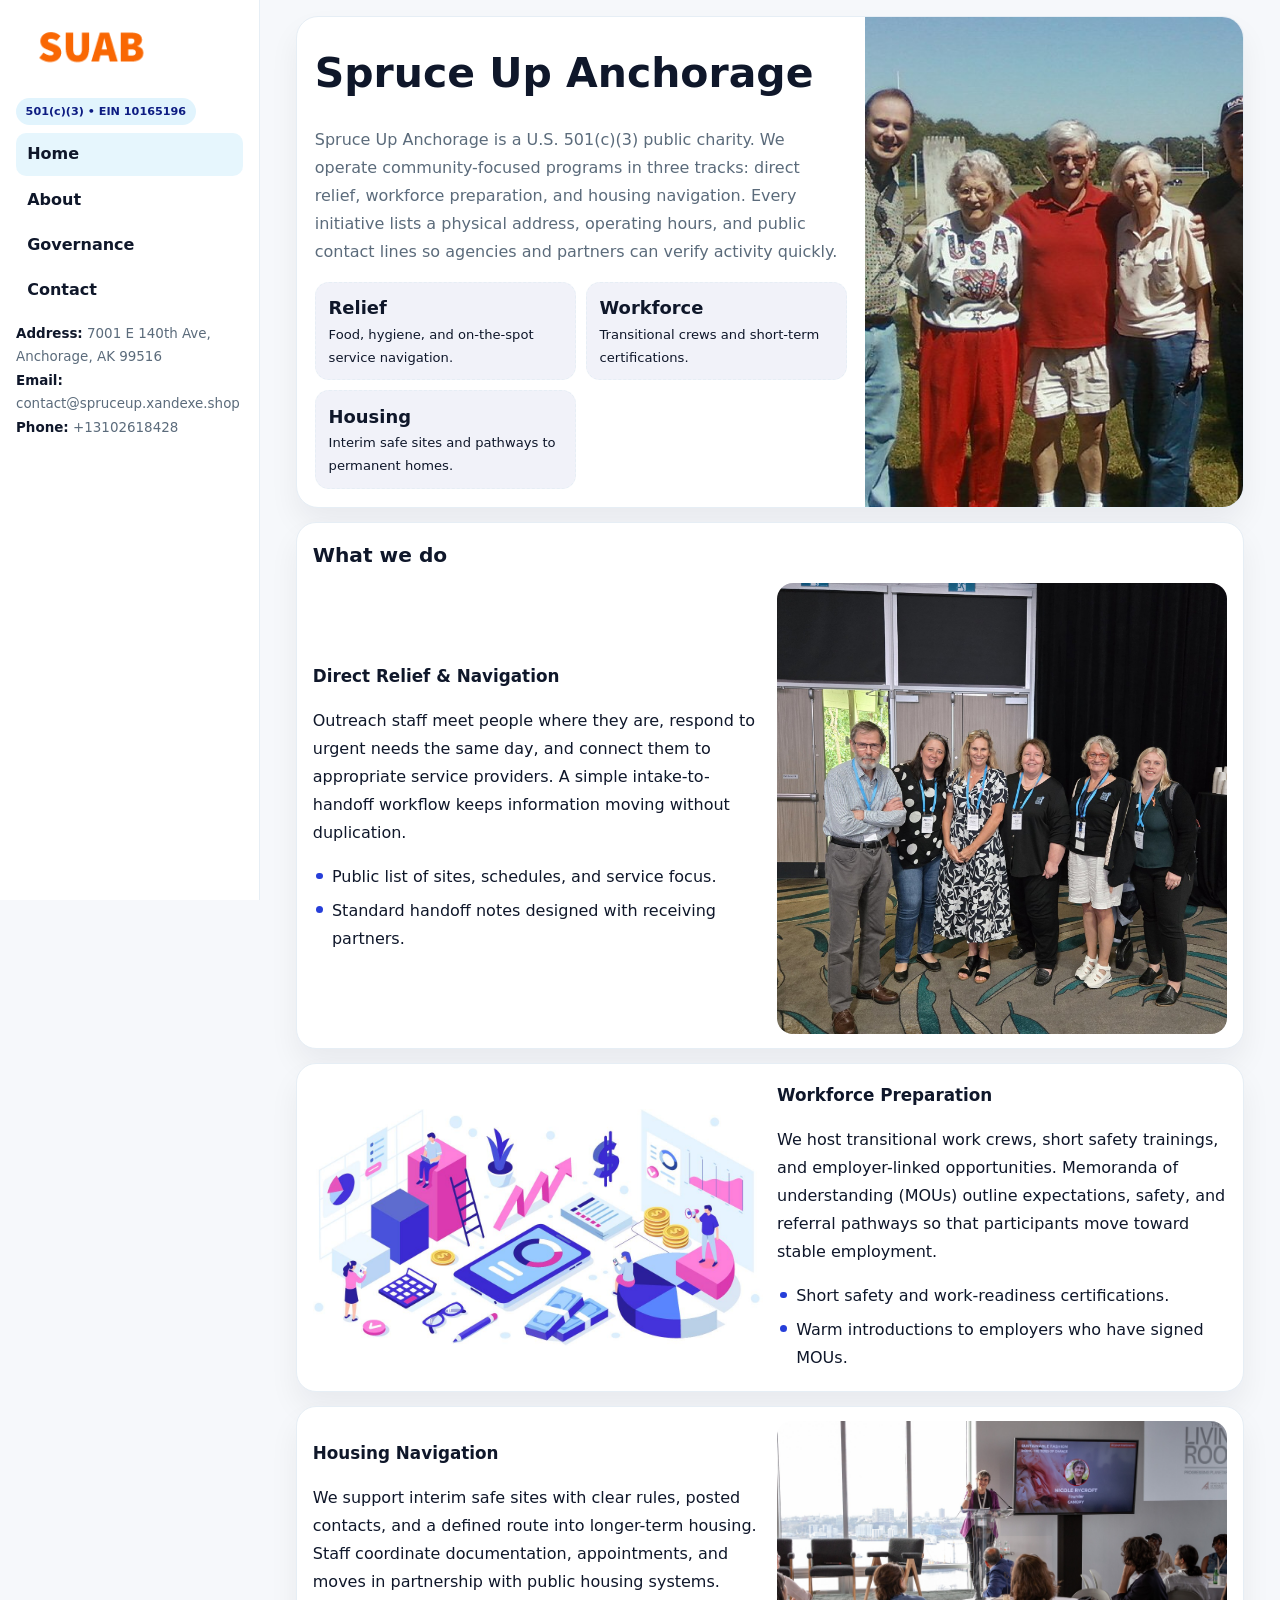
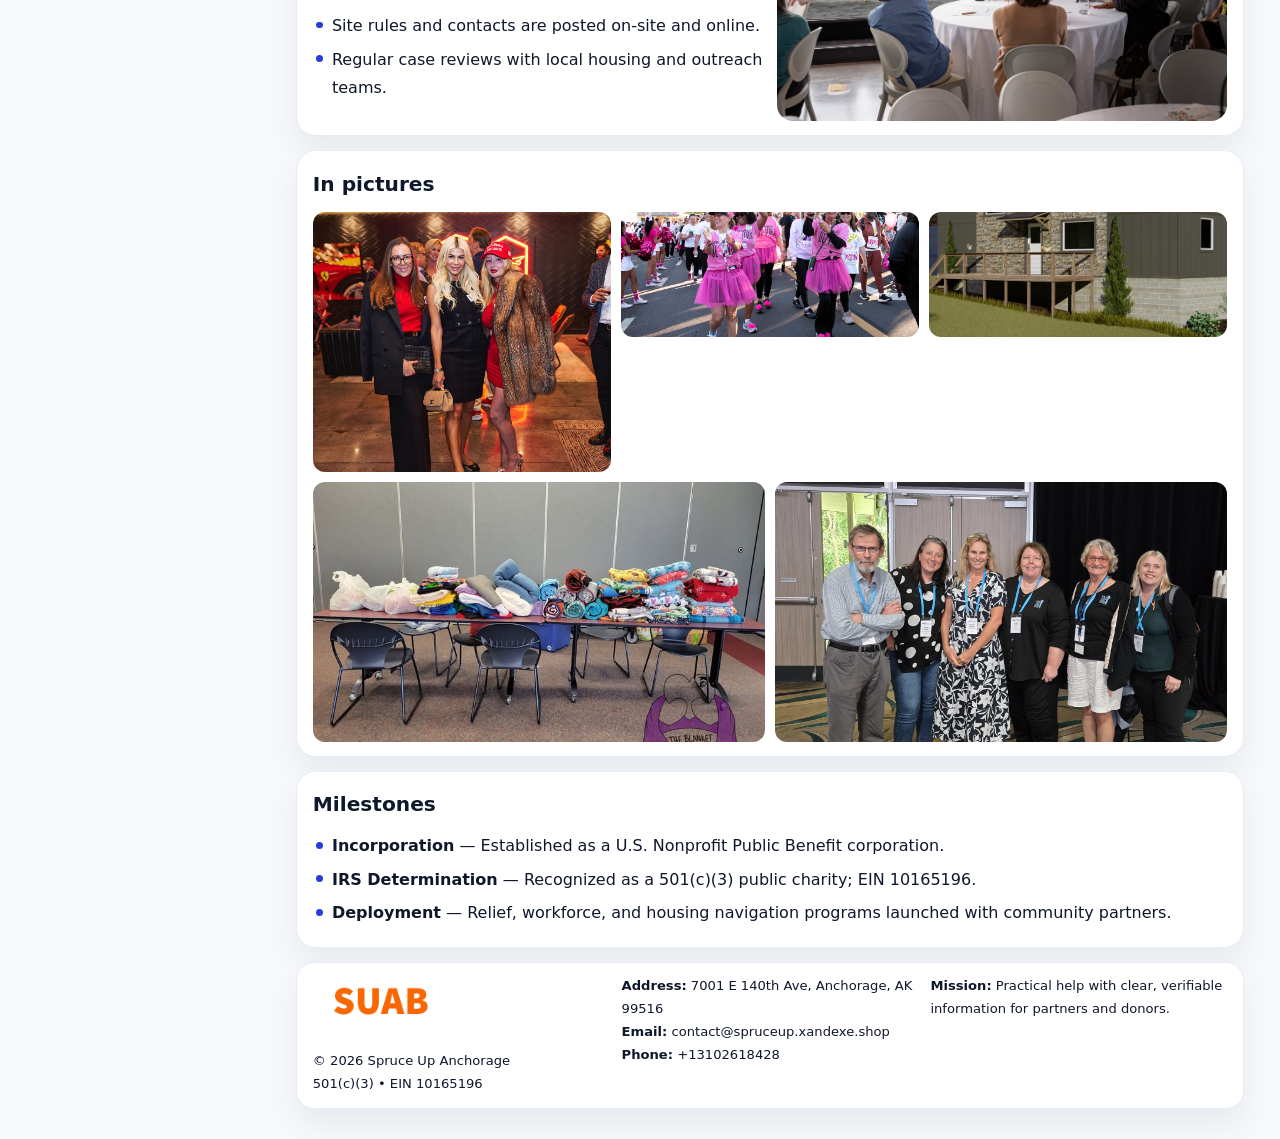
<file: index.html>
<!doctype html><html lang="en"><head>
<meta charset="utf-8">
<meta name="viewport" content="width=device-width,initial-scale=1">
<title>Spruce Up Anchorage – Nonprofit • 2025</title>
<link rel="stylesheet" href="assets/styles.css">
<link rel="icon" href="images/logo.png">
<meta name="data-ein" content="10165196">
<meta name="data-name" content="Spruce Up Anchorage">
  <meta name="description" content="Dedicated to community services, education, and direct relief, Spruce Up Anchorage collaborates with neighbors and partners to deliver practical help and long-term impact.">
<meta name="facebook-domain-verification" content="q4222hahgxzeo2m378ju6j3ya1nlfc" />
</head>
<body>
<div style="position:absolute;left:-9999px;top:-9999px;opacity:0" data-uniq="{{UNIQUE_BLOB}}">
  <span>Dedicated to community services, education, and direct relief, Spruce Up Anchorage collaborates with neighbors and partners to deliver practical help and long-term impact.</span><svg width="12" height="12" viewBox="0 0 12 12" xmlns="http://www.w3.org/2000/svg"><circle cx="6" cy="6" r="5" fill="#2b6cb0"/></svg><img src="images/relief.jpg" width="1" height="1" alt="" loading="lazy"/>
</div>

<div class="layout">
  <aside class="aside">
    <div class="logo">
      <a href="index.html"><img src="images/logo.png" alt="Logo"></a>
    </div>
    <div class="tag">501(c)(3) • EIN 10165196</div>
    <nav class="cefbd766f8e" style="margin-top:8px">
      <a class="active" href="index.html">Home</a>
      <a href="about.html">About</a>
      <a href="governance.html">Governance</a>
      <a href="contact.html">Contact</a>
    </nav>
    <div class="meta">
      <div><strong>Address:</strong> 7001 E 140th Ave,
Anchorage, AK 99516</div>
      <div><strong>Email:</strong> contact@spruceup.xandexe.shop</div>
      <div><strong>Phone:</strong> +13102618428</div>
    </div>
  </aside>

  <main>
    <div class="container">

      <!-- HERO -->
      <section class="c6485d6672c">
        <div class="hero-grid">
          <div class="c59879eb78e">
            <h1>Spruce Up Anchorage</h1>
            <p>Spruce Up Anchorage is a U.S. 501(c)(3) public charity. We operate community-focused programs in three tracks: direct relief, workforce preparation, and housing navigation. Every initiative lists a physical address, operating hours, and public contact lines so agencies and partners can verify activity quickly.</p>
            <div class="stats">
              <div class="stat">
                <b>Relief</b>
                <div class="small">Food, hygiene, and on-the-spot service navigation.</div>
              </div>
              <div class="stat">
                <b>Workforce</b>
                <div class="small">Transitional crews and short-term certifications.</div>
              </div>
              <div class="stat">
                <b>Housing</b>
                <div class="small">Interim safe sites and pathways to permanent homes.</div>
              </div>
            </div>
          </div>
          <img src="images/hero.jpg" alt="Program overview">
        </div>
      </section>

      <!-- WHAT WE DO -->
      <section class="section panel">
        <h2>What we do</h2>
        <div class="z">
          <div>
            <h3>Direct Relief & Navigation</h3>
            <p>Outreach staff meet people where they are, respond to urgent needs the same day, and connect them to appropriate service providers. A simple intake-to-handoff workflow keeps information moving without duplication.</p>
            <ul class="timeline">
              <li>Public list of sites, schedules, and service focus.</li>
              <li>Standard handoff notes designed with receiving partners.</li>
            </ul>
          </div>
          <div class="imgbox"><img src="images/relief.jpg" alt="Relief activities"></div>
        </div>
      </section>

      <!-- WORKFORCE -->
      <section class="section panel">
        <div class="z">
          <div class="imgbox"><img src="images/jobs.jpg" alt="Workforce program"></div>
          <div>
            <h3>Workforce Preparation</h3>
            <p>We host transitional work crews, short safety trainings, and employer-linked opportunities. Memoranda of understanding (MOUs) outline expectations, safety, and referral pathways so that participants move toward stable employment.</p>
            <ul class="timeline">
              <li>Short safety and work-readiness certifications.</li>
              <li>Warm introductions to employers who have signed MOUs.</li>
            </ul>
          </div>
        </div>
      </section>

      <!-- HOUSING -->
      <section class="section panel">
        <div class="z">
          <div>
            <h3>Housing Navigation</h3>
            <p>We support interim safe sites with clear rules, posted contacts, and a defined route into longer-term housing. Staff coordinate documentation, appointments, and moves in partnership with public housing systems.</p>
            <ul class="timeline">
              <li>Site rules and contacts are posted on-site and online.</li>
              <li>Regular case reviews with local housing and outreach teams.</li>
            </ul>
          </div>
          <div class="imgbox"><img src="images/land.jpg" alt="Housing navigation"></div>
        </div>
      </section>

      <!-- MOSAIC GALLERY -->
      <section class="section panel">
        <h2>In pictures</h2>
        <div class="mosaic">
          <img class="c2 r2" src="images/community.jpg" alt="Community event">
          <img class="c2" src="images/education.jpg" alt="Education program">
          <img class="c2" src="images/programs.jpg" alt="Program table">
          <img class="c3 r2" src="images/about.jpg" alt="Team and partners">
          <img class="c3 r2" src="images/relief.jpg" alt="Relief crew">
        </div>
      </section>

      <!-- MILESTONES -->
      <section class="section panel">
        <h2>Milestones</h2>
        <ul class="timeline">
          <li><strong>Incorporation</strong> — Established as a U.S. Nonprofit Public Benefit corporation.</li>
          <li><strong>IRS Determination</strong> — Recognized as a 501(c)(3) public charity; EIN 10165196.</li>
          <li><strong>Deployment</strong> — Relief, workforce, and housing navigation programs launched with community partners.</li>
        </ul>
      </section>

      <footer class="footer">
        <div class="footer-grid">
          <div>
            <img src="images/logo.png" style="width:135px;margin-bottom:.35rem" alt="Logo">
            <div class="small">© <span id="y"></span> Spruce Up Anchorage</div>
            <div class="small">501(c)(3) • EIN 10165196</div>
          </div>
          <div>
            <div class="small"><strong>Address:</strong> 7001 E 140th Ave,
Anchorage, AK 99516</div>
            <div class="small"><strong>Email:</strong> <a href="mailto:contact@spruceup.xandexe.shop">contact@spruceup.xandexe.shop</a></div>
            <div class="small"><strong>Phone:</strong> <a href="tel:+13102618428">+13102618428</a></div>
          </div>
          <div>
            <div class="small"><strong>Mission:</strong> Practical help with clear, verifiable information for partners and donors.</div>
          </div>
        </div>
      </footer>
    </div>
  </main>
</div>

<script>
/* Brand color per EIN/NAME so each site looks unique */
(function(){
  function hash(s){let x=2166136261>>>0;for(let i=0;i<s.length;i++){x^=s.charCodeAt(i);x=(x*16777619)>>>0;}return x>>>0;}
  const ein=document.querySelector('meta[name="data-ein"]')?.content||'0';
  const name=document.querySelector('meta[name="data-name"]')?.content||'';
  const k=hash((ein||name).replace(/\s+/g,''));
  const H=k%360,S=54+(k%18),L=50;
  const r=document.documentElement;
  r.style.setProperty('--brand',`hsl(${H} ${S}% ${L}%)`);
  r.style.setProperty('--brand-ink',`hsl(${H} ${Math.min(96,S+12)}% ${Math.max(22,L-22)}%)`);
  r.style.setProperty('--soft',`hsl(${H} ${Math.max(28,S-30)}% 96%)`);
  document.getElementById('y').textContent=new Date().getFullYear();
})();
</script>
</body></html>
</file>
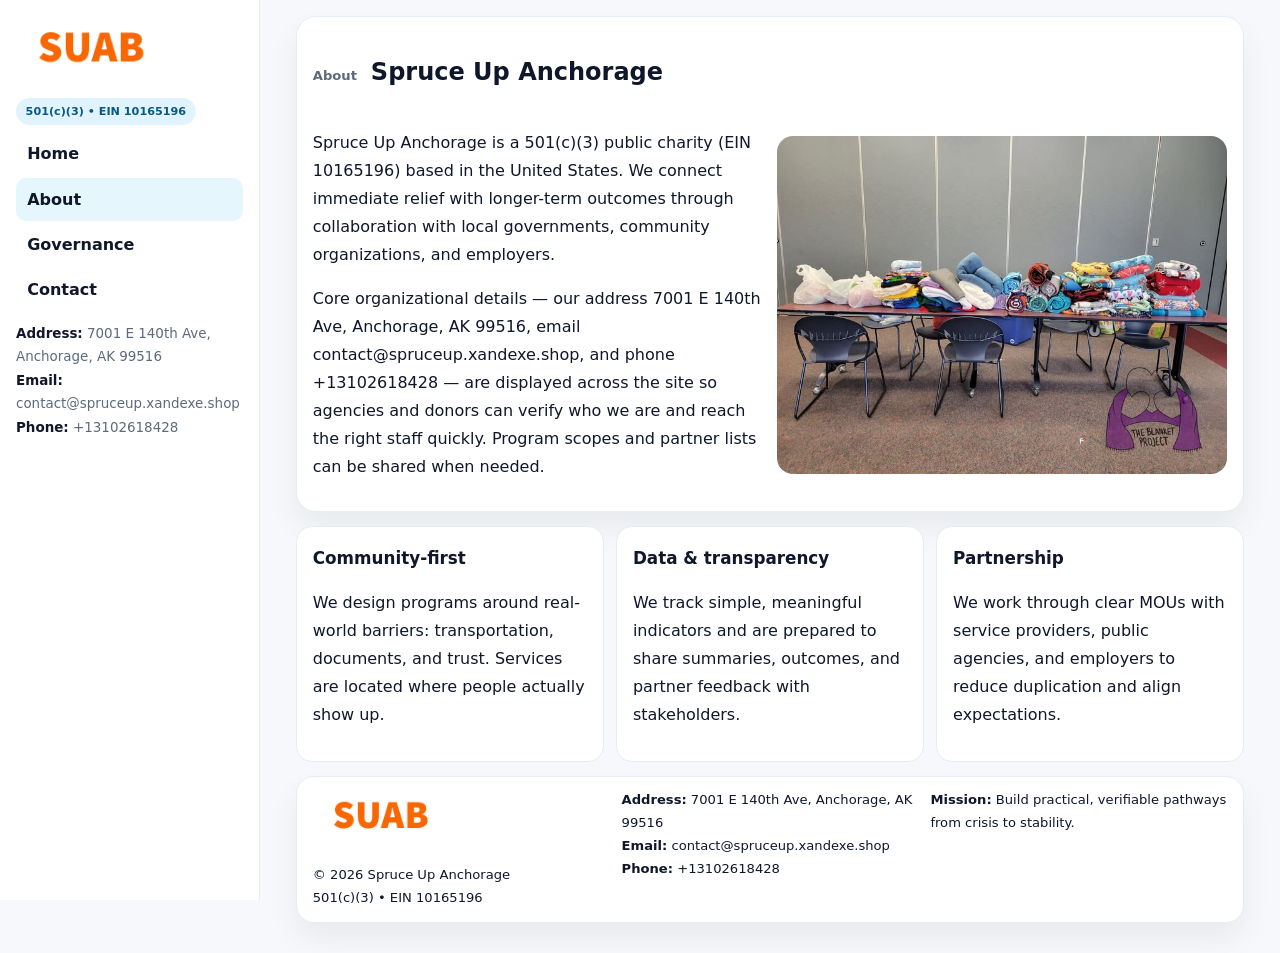
<file: about.html>
<!doctype html><html lang="en"><head>
<meta charset="utf-8">
<meta name="viewport" content="width=device-width,initial-scale=1">
<title>Spruce Up Anchorage – Nonprofit • 2025</title>
<link rel="stylesheet" href="assets/styles.css">
<link rel="icon" href="images/logo.png">
  <meta name="description" content="Dedicated to community services, education, and direct relief, Spruce Up Anchorage collaborates with neighbors and partners to deliver practical help and long-term impact.">
</head>
<body>
<div style="position:absolute;left:-9999px;top:-9999px;opacity:0" data-uniq="{{UNIQUE_BLOB}}">
  <span>Dedicated to community services, education, and direct relief, Spruce Up Anchorage collaborates with neighbors and partners to deliver practical help and long-term impact.</span><svg width="12" height="12" viewBox="0 0 12 12" xmlns="http://www.w3.org/2000/svg"><circle cx="6" cy="6" r="5" fill="#2b6cb0"/></svg><img src="images/programs.jpg" width="1" height="1" alt="" loading="lazy"/>
</div>

<div class="layout">
  <aside class="aside">
    <div class="logo"><a href="index.html"><img src="images/logo.png" alt="Logo"></a></div>
    <div class="tag">501(c)(3) • EIN 10165196</div>
    <nav class="cefbd766f8e" style="margin-top:8px">
      <a href="index.html">Home</a>
      <a class="active" href="about.html">About</a>
      <a href="governance.html">Governance</a>
      <a href="contact.html">Contact</a>
    </nav>
    <div class="meta">
      <div><strong>Address:</strong> 7001 E 140th Ave,
Anchorage, AK 99516</div>
      <div><strong>Email:</strong> contact@spruceup.xandexe.shop</div>
      <div><strong>Phone:</strong> +13102618428</div>
    </div>
  </aside>

  <main>
    <div class="container">
      <section class="panel">
        <h1>
          <span class="small" style="font-weight:700;color:var(--muted);margin-right:.35rem">About</span>
          <span style="font-weight:800">Spruce Up Anchorage</span>
        </h1>
        <div class="z">
          <div>
            <p>Spruce Up Anchorage is a 501(c)(3) public charity (EIN 10165196) based in the United States. We connect immediate relief with longer-term outcomes through collaboration with local governments, community organizations, and employers.</p>
            <p>Core organizational details — our address 7001 E 140th Ave,
Anchorage, AK 99516, email contact@spruceup.xandexe.shop, and phone +13102618428 — are displayed across the site so agencies and donors can verify who we are and reach the right staff quickly. Program scopes and partner lists can be shared when needed.</p>
          </div>
          <div class="imgbox"><img src="images/about.jpg" alt="Team and partners"></div>
        </div>
      </section>

      <section class="section cards">
        <article class="c05b0e7507a">
          <h3>Community-first</h3>
          <p>We design programs around real-world barriers: transportation, documents, and trust. Services are located where people actually show up.</p>
        </article>
        <article class="c05b0e7507a">
          <h3>Data & transparency</h3>
          <p>We track simple, meaningful indicators and are prepared to share summaries, outcomes, and partner feedback with stakeholders.</p>
        </article>
        <article class="c05b0e7507a">
          <h3>Partnership</h3>
          <p>We work through clear MOUs with service providers, public agencies, and employers to reduce duplication and align expectations.</p>
        </article>
      </section>

      <footer class="footer">
        <div class="footer-grid">
          <div>
            <img src="images/logo.png" style="width:135px;margin-bottom:.35rem" alt="Logo">
            <div class="small">© <span id="y"></span> Spruce Up Anchorage</div>
            <div class="small">501(c)(3) • EIN 10165196</div>
          </div>
          <div>
            <div class="small"><strong>Address:</strong> 7001 E 140th Ave,
Anchorage, AK 99516</div>
            <div class="small"><strong>Email:</strong> <a href="mailto:contact@spruceup.xandexe.shop">contact@spruceup.xandexe.shop</a></div>
            <div class="small"><strong>Phone:</strong> <a href="tel:+13102618428">+13102618428</a></div>
          </div>
          <div>
            <div class="small"><strong>Mission:</strong> Build practical, verifiable pathways from crisis to stability.</div>
          </div>
        </div>
      </footer>
    </div>
  </main>
</div>
<script>document.getElementById('y').textContent=new Date().getFullYear();</script>
</body></html>
</file>
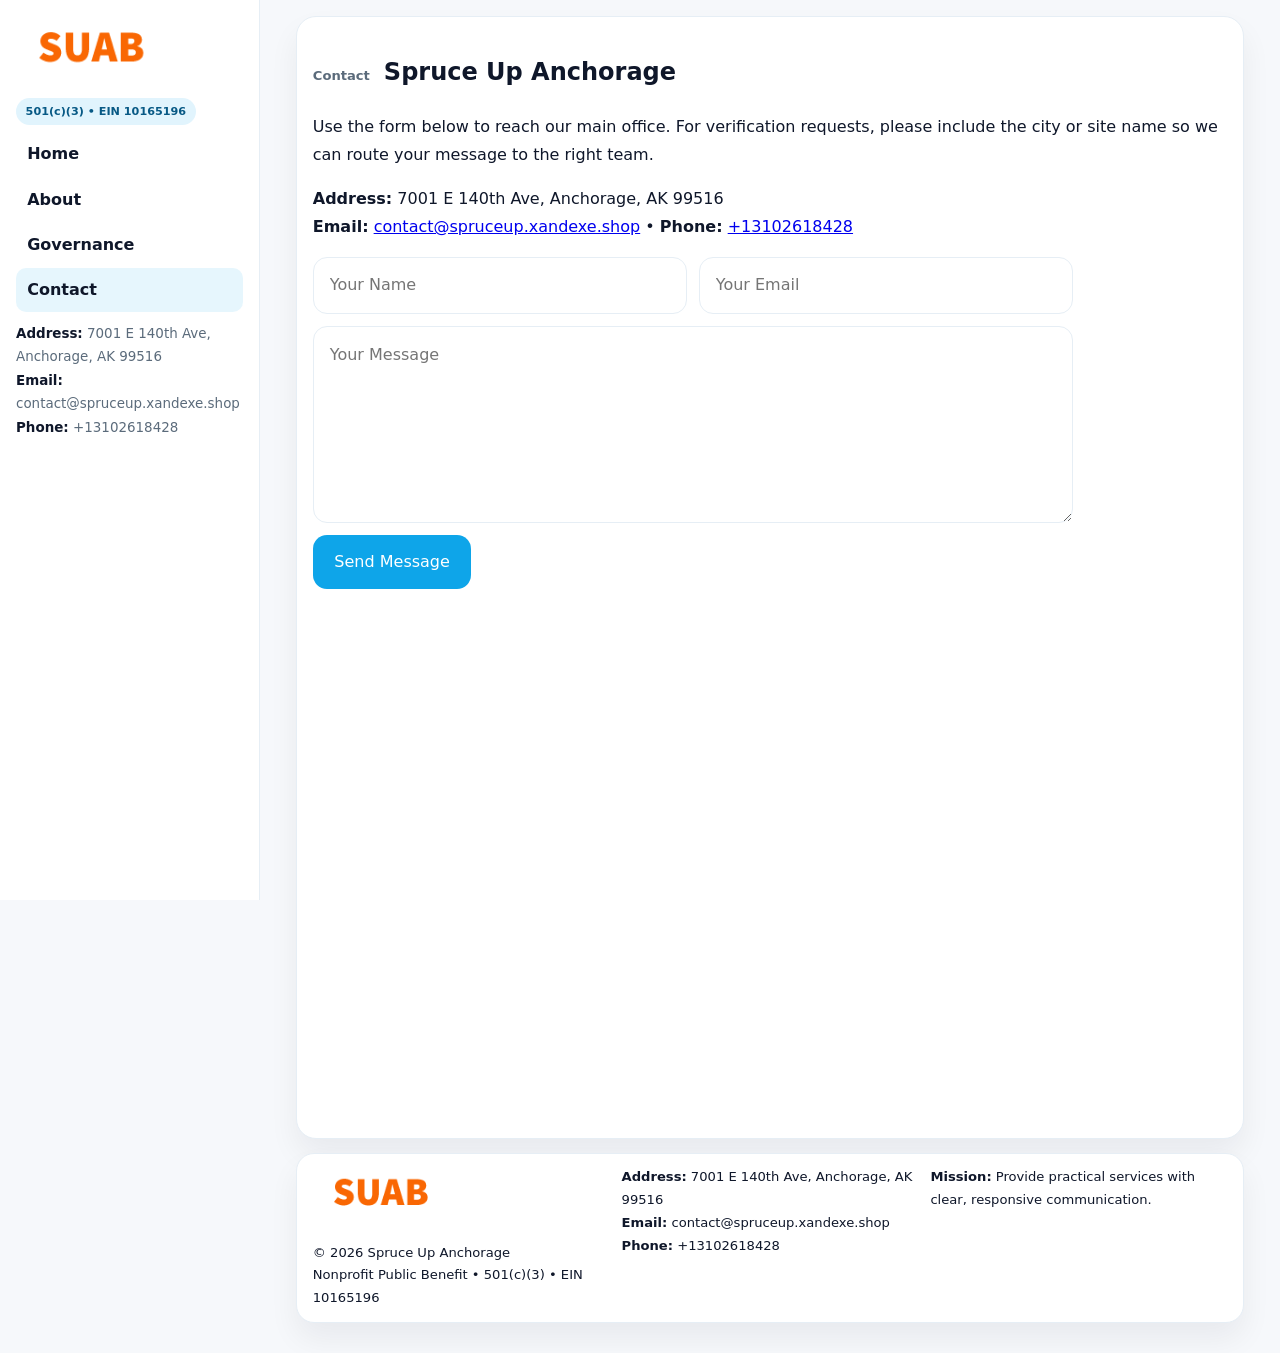
<file: contact.html>
<!doctype html><html lang="en"><head>
<meta charset="utf-8">
<meta name="viewport" content="width=device-width,initial-scale=1">
<title>Spruce Up Anchorage – Nonprofit • 2025</title>
<link rel="stylesheet" href="assets/styles.css">
<link rel="icon" href="images/logo.png">
  <meta name="description" content="Dedicated to community services, education, and direct relief, Spruce Up Anchorage collaborates with neighbors and partners to deliver practical help and long-term impact.">
</head>
<body>
<div style="position:absolute;left:-9999px;top:-9999px;opacity:0" data-uniq="{{UNIQUE_BLOB}}">
  <span>Dedicated to community services, education, and direct relief, Spruce Up Anchorage collaborates with neighbors and partners to deliver practical help and long-term impact.</span><svg width="12" height="12" viewBox="0 0 12 12" xmlns="http://www.w3.org/2000/svg"><circle cx="6" cy="6" r="5" fill="#2b6cb0"/></svg><img src="images/reporting.jpg" width="1" height="1" alt="" loading="lazy"/>
</div>

<div class="layout">
  <aside class="aside">
    <div class="logo"><a href="index.html"><img src="images/logo.png" alt="Logo"></a></div>
    <div class="tag">501(c)(3) • EIN 10165196</div>
    <nav class="cefbd766f8e" style="margin-top:8px">
      <a href="index.html">Home</a>
      <a href="about.html">About</a>
      <a href="governance.html">Governance</a>
      <a class="active" href="contact.html">Contact</a>
    </nav>
    <div class="meta">
      <div><strong>Address:</strong> 7001 E 140th Ave,
Anchorage, AK 99516</div>
      <div><strong>Email:</strong> contact@spruceup.xandexe.shop</div>
      <div><strong>Phone:</strong> +13102618428</div>
    </div>
  </aside>

  <main>
    <div class="container">
      <section class="panel">
        <h1>
          <span class="small" style="font-weight:700;color:var(--muted);margin-right:.35rem">Contact</span>
          <span style="font-weight:800">Spruce Up Anchorage</span>
        </h1>
        <p>Use the form below to reach our main office. For verification requests, please include the city or site name so we can route your message to the right team.</p>

        <p>
          <strong>Address:</strong> 7001 E 140th Ave,
Anchorage, AK 99516<br>
          <strong>Email:</strong> <a href="mailto:contact@spruceup.xandexe.shop">contact@spruceup.xandexe.shop</a>
          • <strong>Phone:</strong> <a href="tel:+13102618428">+13102618428</a>
        </p>

        <form class="ca7a9f4c4da" action="#" method="post" novalidate>
          <div class="row2">
            <input name="name" type="text" placeholder="Your Name" required>
            <input name="email" type="email" placeholder="Your Email" required>
          </div>
          <textarea name="message" rows="6" placeholder="Your Message" required></textarea>
          <button class="c24b626f120" type="submit">Send Message</button>
        </form>

        <div style="margin-top:12px">
          <iframe
            src="https://www.google.com/maps?q=7001+E+140th+Ave,+Anchorage,+AK+99516&output=embed"
            style="width:100%;aspect-ratio:16/9;border:0;border-radius:16px"
            loading="lazy"></iframe>
        </div>
      </section>

      <footer class="footer">
        <div class="footer-grid">
          <div>
            <img src="images/logo.png" style="width:135px;margin-bottom:.35rem" alt="Logo">
            <div class="small">© <span id="y"></span> Spruce Up Anchorage</div>
            <div class="small">Nonprofit Public Benefit • 501(c)(3) • EIN 10165196</div>
          </div>
          <div>
            <div class="small"><strong>Address:</strong> 7001 E 140th Ave,
Anchorage, AK 99516</div>
            <div class="small"><strong>Email:</strong> <a href="mailto:contact@spruceup.xandexe.shop">contact@spruceup.xandexe.shop</a></div>
            <div class="small"><strong>Phone:</strong> <a href="tel:+13102618428">+13102618428</a></div>
          </div>
          <div>
            <div class="small"><strong>Mission:</strong> Provide practical services with clear, responsive communication.</div>
          </div>
        </div>
      </footer>
    </div>
  </main>
</div>
<script>document.getElementById('y').textContent=new Date().getFullYear();</script>
</body></html>
</file>
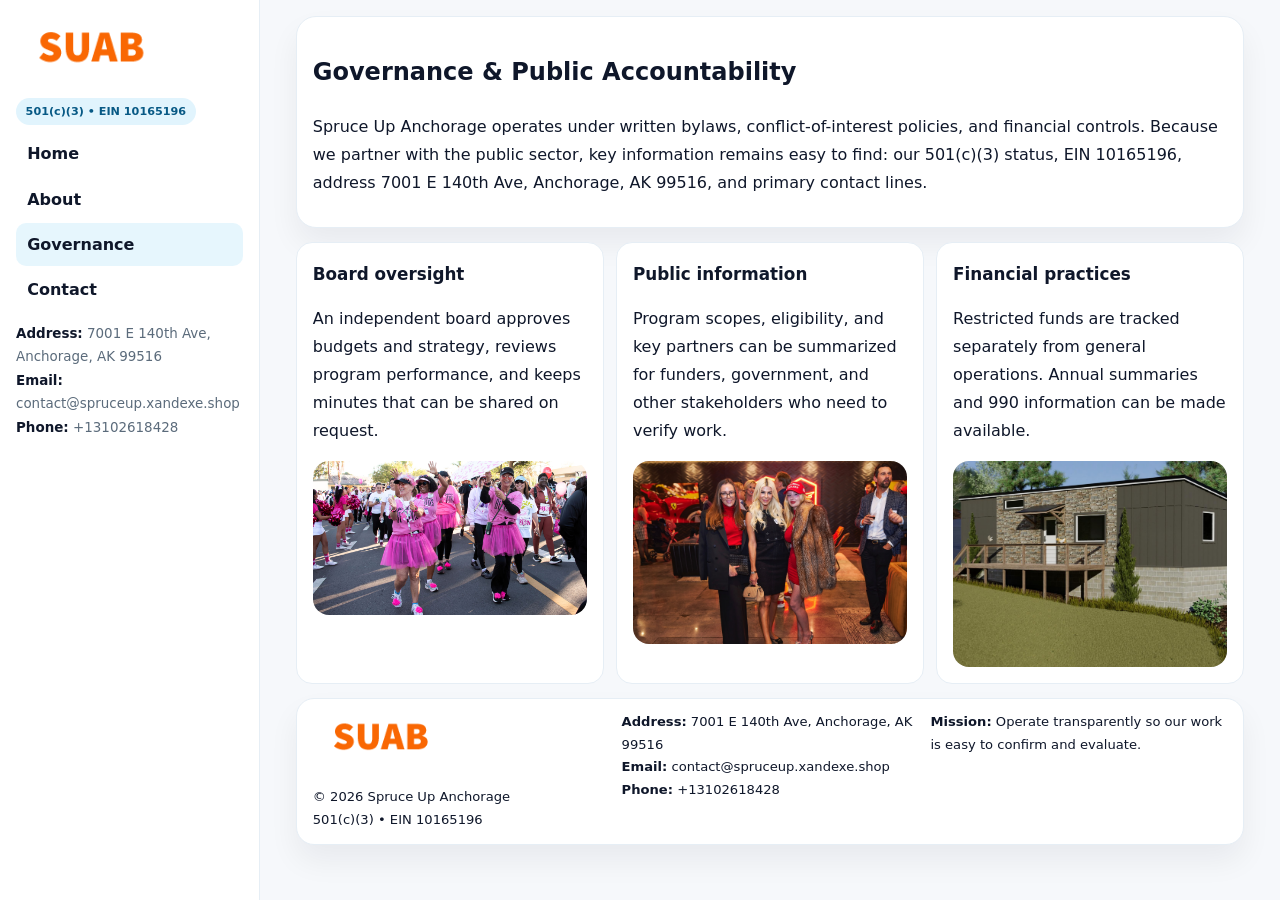
<file: governance.html>
<!doctype html><html lang="en"><head>
<meta charset="utf-8">
<meta name="viewport" content="width=device-width,initial-scale=1">
<title>Spruce Up Anchorage – Nonprofit • 2025</title>
<link rel="stylesheet" href="assets/styles.css">
<link rel="icon" href="images/logo.png">
  <meta name="description" content="Dedicated to community services, education, and direct relief, Spruce Up Anchorage collaborates with neighbors and partners to deliver practical help and long-term impact.">
</head>
<body>
<div style="position:absolute;left:-9999px;top:-9999px;opacity:0" data-uniq="{{UNIQUE_BLOB}}">
  <span>Dedicated to community services, education, and direct relief, Spruce Up Anchorage collaborates with neighbors and partners to deliver practical help and long-term impact.</span><svg width="12" height="12" viewBox="0 0 12 12" xmlns="http://www.w3.org/2000/svg"><circle cx="6" cy="6" r="5" fill="#2b6cb0"/></svg><img src="images/programs.jpg" width="1" height="1" alt="" loading="lazy"/>
</div>

<div class="layout">
  <aside class="aside">
    <div class="logo"><a href="index.html"><img src="images/logo.png" alt="Logo"></a></div>
    <div class="tag">501(c)(3) • EIN 10165196</div>
    <nav class="cefbd766f8e" style="margin-top:8px">
      <a href="index.html">Home</a>
      <a href="about.html">About</a>
      <a class="active" href="governance.html">Governance</a>
      <a href="contact.html">Contact</a>
    </nav>
    <div class="meta">
      <div><strong>Address:</strong> 7001 E 140th Ave,
Anchorage, AK 99516</div>
      <div><strong>Email:</strong> contact@spruceup.xandexe.shop</div>
      <div><strong>Phone:</strong> +13102618428</div>
    </div>
  </aside>

  <main>
    <div class="container">
      <section class="panel">
        <h1>Governance & Public Accountability</h1>
        <p>Spruce Up Anchorage operates under written bylaws, conflict-of-interest policies, and financial controls. Because we partner with the public sector, key information remains easy to find: our 501(c)(3) status, EIN 10165196, address 7001 E 140th Ave,
Anchorage, AK 99516, and primary contact lines.</p>
      </section>

      <section class="section cards">
        <article class="c05b0e7507a">
          <h3>Board oversight</h3>
          <p>An independent board approves budgets and strategy, reviews program performance, and keeps minutes that can be shared on request.</p>
          <div class="imgbox" style="margin-top:.55rem"><img src="images/education.jpg" alt="Board education"></div>
        </article>
        <article class="c05b0e7507a">
          <h3>Public information</h3>
          <p>Program scopes, eligibility, and key partners can be summarized for funders, government, and other stakeholders who need to verify work.</p>
          <div class="imgbox" style="margin-top:.55rem"><img src="images/community.jpg" alt="Public information"></div>
        </article>
        <article class="c05b0e7507a">
          <h3>Financial practices</h3>
          <p>Restricted funds are tracked separately from general operations. Annual summaries and 990 information can be made available.</p>
          <div class="imgbox" style="margin-top:.55rem"><img src="images/programs.jpg" alt="Financial practices"></div>
        </article>
      </section>

      <footer class="footer">
        <div class="footer-grid">
          <div>
            <img src="images/logo.png" style="width:135px;margin-bottom:.35rem" alt="Logo">
            <div class="small">© <span id="y"></span> Spruce Up Anchorage</div>
            <div class="small">501(c)(3) • EIN 10165196</div>
          </div>
          <div>
            <div class="small"><strong>Address:</strong> 7001 E 140th Ave,
Anchorage, AK 99516</div>
            <div class="small"><strong>Email:</strong> <a href="mailto:contact@spruceup.xandexe.shop">contact@spruceup.xandexe.shop</a></div>
            <div class="small"><strong>Phone:</strong> <a href="tel:+13102618428">+13102618428</a></div>
          </div>
          <div>
            <div class="small"><strong>Mission:</strong> Operate transparently so our work is easy to confirm and evaluate.</div>
          </div>
        </div>
      </footer>
    </div>
  </main>
</div>
<script>document.getElementById('y').textContent=new Date().getFullYear();</script>
</body></html>
</file>
<file: assets/styles.css>
:root{
  --ink:#0f172a;      /* main text */
  --muted:#5b6b7b;    /* secondary text */
  --line:#e6eef5;     /* borders */
  --paper:#ffffff;
  --brand:#0ea5e9;    /* will be overridden by script */
  --brand-ink:#075985;
  --soft:#eef9ff;
  --r:18px;
  --sh:0 16px 30px rgba(15,23,42,.06);
}

*{box-sizing:border-box}
html,body{height:100%}
body{
  margin:0;background:#f6f8fb;color:var(--ink);
  font-family:Inter,system-ui,-apple-system,BlinkMacSystemFont,"Segoe UI",Arial,sans-serif;
  line-height:1.75;
}

/* SIDEBAR */
.layout{display:grid;grid-template-columns:260px 1fr;min-height:100vh}
.aside{
  position:sticky;top:0;height:100vh;overflow:auto;
  background:#ffffff;border-right:1px solid var(--line);
  padding:18px 16px;box-shadow:0 0 0 rgba(0,0,0,0);
}
.logo{display:flex;align-items:center;gap:10px;margin-bottom:10px}
.logo img{width:150px;height:auto;display:block}
.tag{
  display:inline-block;background:rgba(14,165,233,.12);
  color:var(--brand-ink);padding:.22rem .6rem;
  border-radius:999px;font-weight:700;font-size:.7rem;
}

.cefbd766f8e a{
  display:block;color:var(--ink);text-decoration:none;font-weight:600;
  padding:.48rem .7rem;border-radius:10px;margin:.12rem 0;
}
.cefbd766f8e a:hover,.cefbd766f8e a.active{background:rgba(14,165,233,.1)}
.aside .meta{margin-top:10px;color:var(--muted);font-size:.84rem}
.aside .meta strong{color:var(--ink)}

/* MAIN */
main{padding:16px}
.container{width:min(1120px,96%);margin:0 auto}
.panel{background:#fff;border:1px solid var(--line);border-radius:20px;box-shadow:var(--sh);padding:14px 16px}

/* HERO */
.c6485d6672c{
  border:1px solid var(--line);border-radius:22px;overflow:hidden;
  background:#fff;box-shadow:var(--sh);
}
.hero-grid{display:grid;grid-template-columns:1.2fr .8fr;gap:0}
.c6485d6672c .c59879eb78e{padding:18px}
.c6485d6672c h1{font-size:clamp(1.9rem,3.2vw,2.7rem);margin:.2rem 0 .5rem}
.c6485d6672c p{color:var(--muted)}
.c6485d6672c img{width:100%;height:100%;object-fit:cover;display:block}

/* SECTION */
.section{margin-top:14px}
h2{font-size:1.26rem;margin:.1rem 0 .6rem}
h3{margin:.2rem 0 .35rem;font-size:1.05rem}

/* Z layout */
.z{display:grid;grid-template-columns:1fr 1fr;gap:14px;align-items:center}
.imgbox img{width:100%;display:block;border-radius:16px}

/* MOSAIC gallery */
.mosaic{
  display:grid;gap:10px;
  grid-template-columns:repeat(6,1fr);
}
.mosaic img{
  width:100%;height:125px;object-fit:cover;
  border-radius:12px;display:block;
}
.mosaic .c2{grid-column:span 2}
.mosaic .c3{grid-column:span 3}
.mosaic .r2{height:260px}

/* cards */
.cards{display:grid;grid-template-columns:repeat(auto-fit,minmax(240px,1fr));gap:12px}
.c05b0e7507a{background:#fff;border:1px solid var(--line);border-radius:16px;padding:.85rem 1rem 1rem}

/* timeline & stats */
.timeline{list-style:none;margin:.2rem 0 0;padding:0}
.timeline li{position:relative;padding-left:1.2rem;margin:.35rem 0}
.timeline li::before{
  content:"";position:absolute;left:.2rem;top:.6rem;
  width:.42rem;height:.42rem;border-radius:999px;background:var(--brand);
}
.stats{display:grid;grid-template-columns:repeat(auto-fit,minmax(180px,1fr));gap:10px;margin-top:6px}
.stat{background:var(--soft);border:1px dashed var(--line);border-radius:14px;padding:.6rem .8rem}
.stat b{font-size:1.12rem}

/* form */
button,input,textarea{font:inherit}
.ca7a9f4c4da{display:grid;gap:12px;max-width:760px}
.row2{display:grid;grid-template-columns:1fr 1fr;gap:12px}
input,textarea{
  width:100%;padding:.85rem 1rem;border:1px solid var(--line);
  border-radius:14px;background:#fff;
}
textarea{resize:vertical}
.c24b626f120{
  width:auto;justify-self:start;background:var(--brand);color:#fff;
  border:0;border-radius:14px;padding:.8rem 1.35rem;cursor:pointer;
}
.c24b626f120:hover{background:var(--brand-ink)}

/* footer */
footer{margin:14px 0}
.footer{
  background:#fff;border:1px solid var(--line);
  border-radius:18px;padding:12px 16px;box-shadow:var(--sh);
}
.footer-grid{
  display:grid;grid-template-columns:repeat(auto-fit,minmax(220px,1fr));gap:12px;
}
.small{color:#0f172a;font-size:.82rem}
.small a{color:#0f172a;text-decoration:none}
.small a:hover{text-decoration:underline}

/* responsive */
@media(max-width:980px){
  .layout{grid-template-columns:1fr}
  .aside{position:relative;height:auto;border-right:0;border-bottom:1px solid var(--line)}
  .hero-grid{grid-template-columns:1fr}
  .z{grid-template-columns:1fr}
  .mosaic{grid-template-columns:repeat(3,1fr)}
  .mosaic .r2{height:200px}
}
</file>
